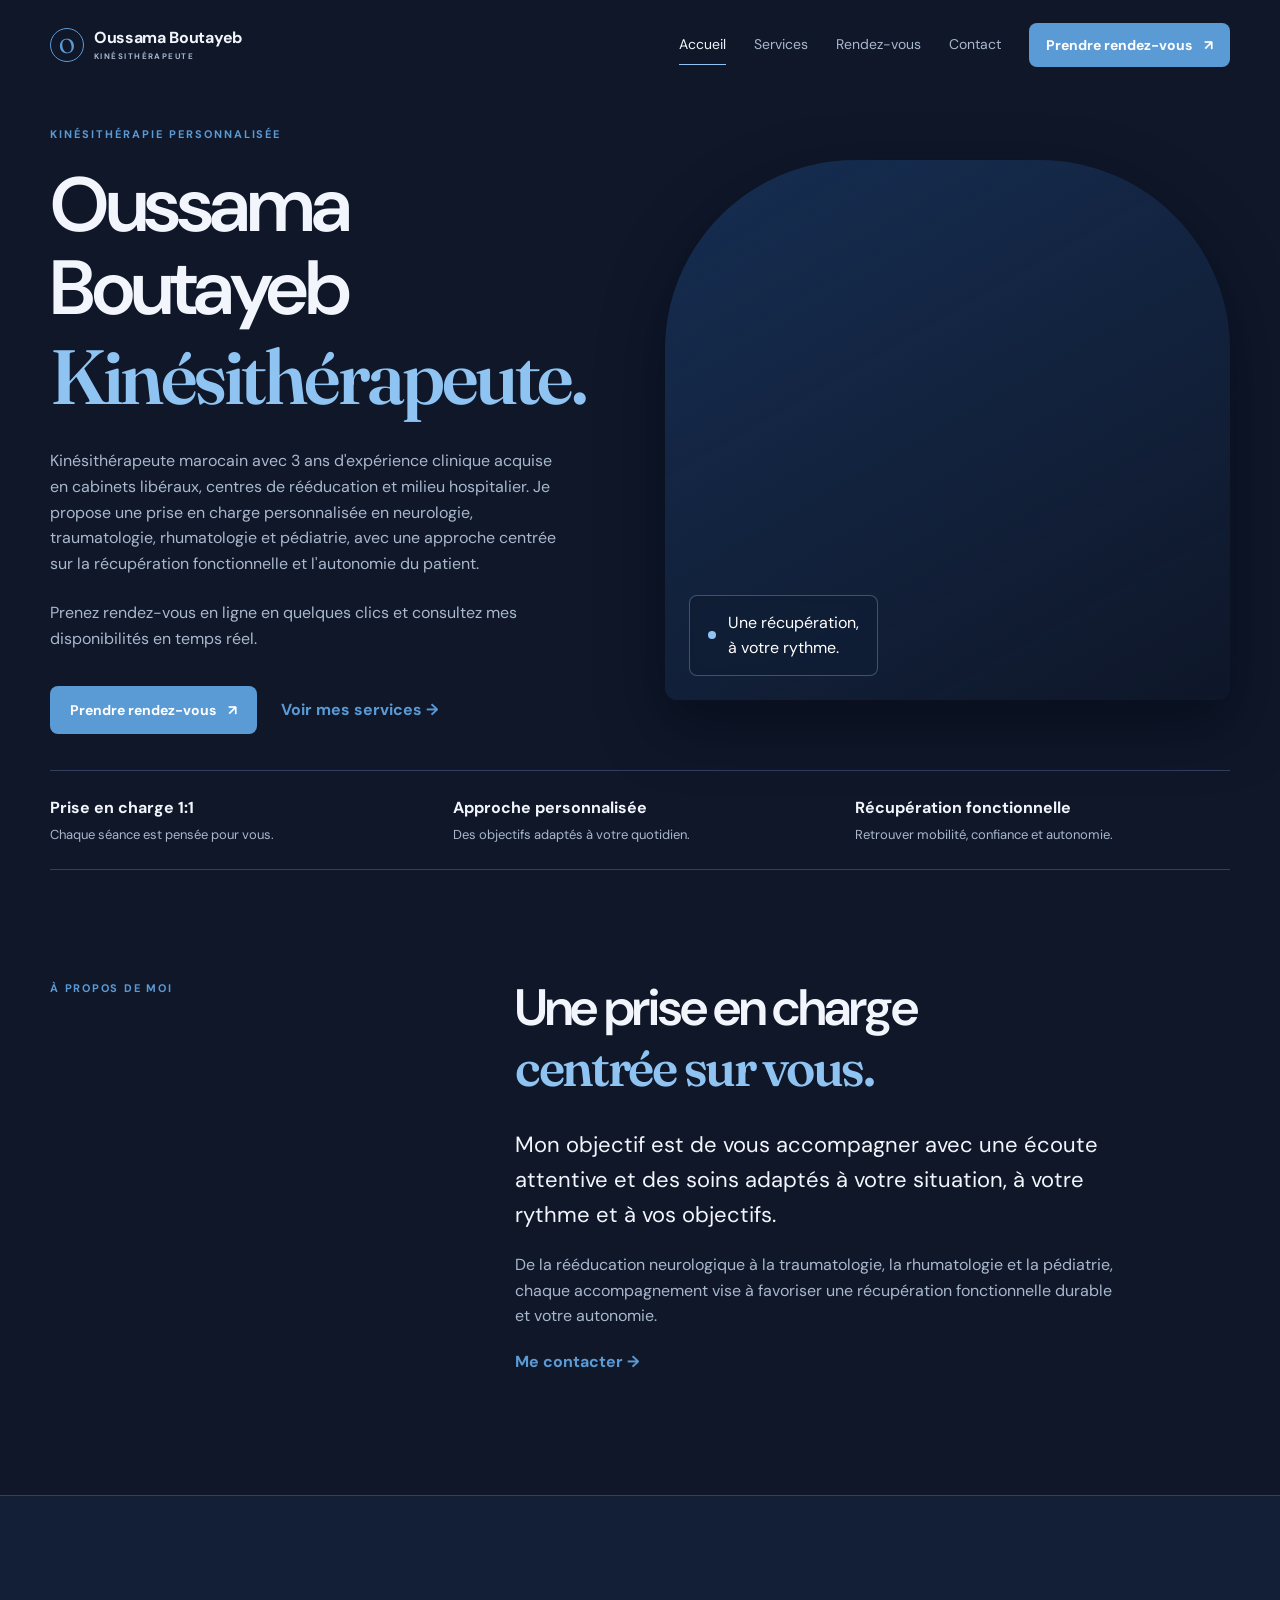
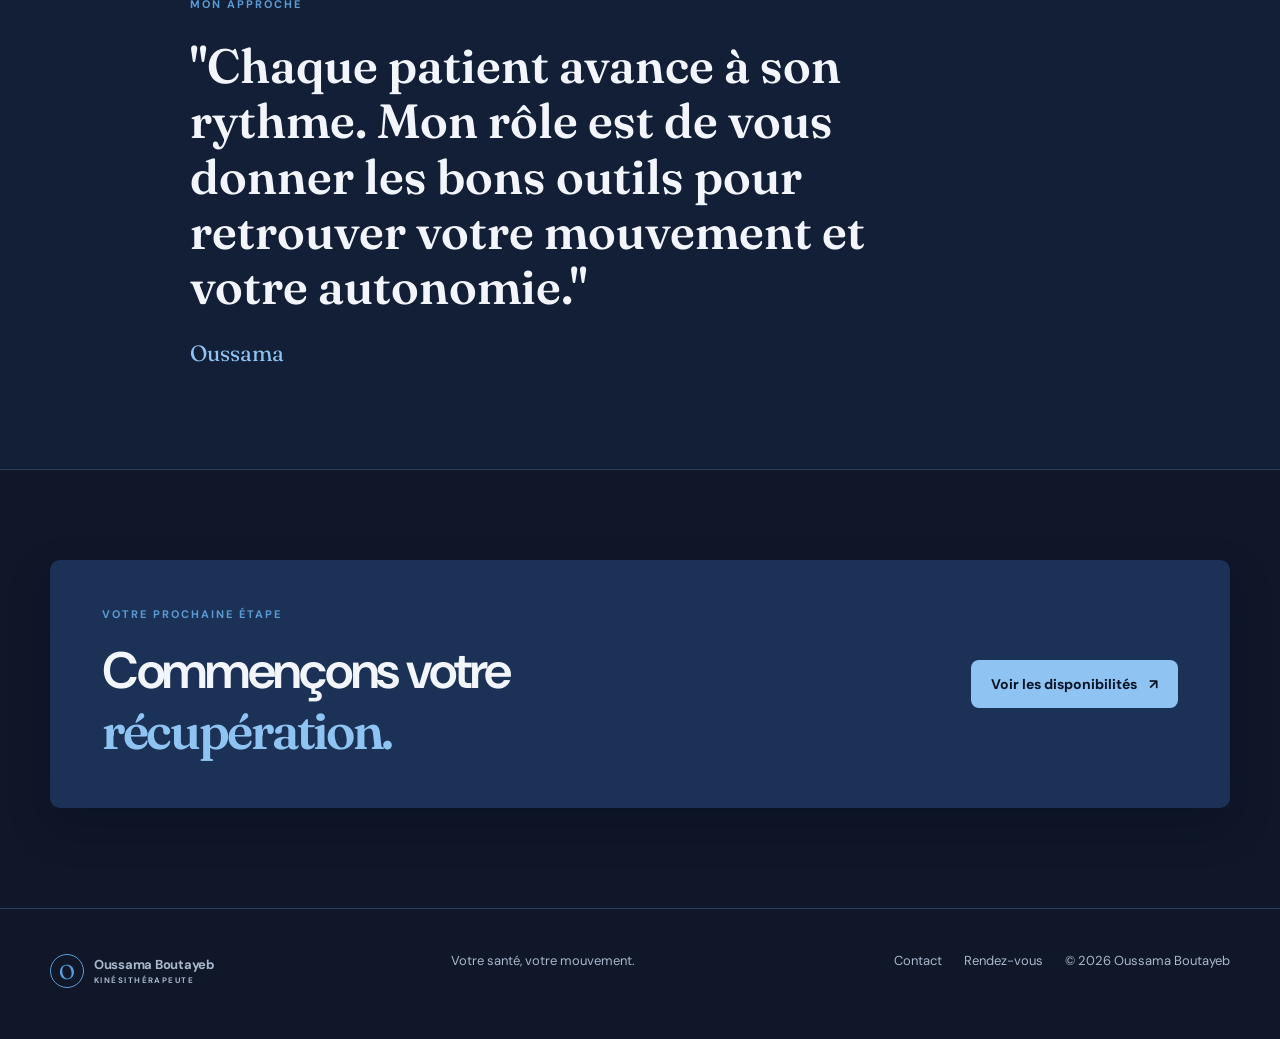
<file: index.html>
<!doctype html>
<html lang="en">
<head>
  <meta charset="utf-8">
  <meta name="viewport" content="width=device-width, initial-scale=1">
  <meta name="description" content="Oussama Boutayeb, kinésithérapeute à Rabat.">
  <title>Oussama Boutayeb - Kinésithérapeute</title>
  <link rel="preconnect" href="https://fonts.googleapis.com">
  <link rel="preconnect" href="https://fonts.gstatic.com" crossorigin>
  <link href="https://fonts.googleapis.com/css2?family=DM+Sans:wght@400;500;600;700&family=Fraunces:opsz,wght@9..144,600&display=swap" rel="stylesheet">
  <link rel="stylesheet" href="styles.css">
</head>
<body>
  <header class="site-header"><a class="brand" href="index.html"><span class="brand-mark">O</span><span>Oussama Boutayeb <small>KINÉSITHÉRAPEUTE</small></span></a><button class="menu-toggle" aria-label="Open navigation" aria-expanded="false">Menu</button><nav class="site-nav" aria-label="Main navigation"><a class="active" href="index.html">Accueil</a><a href="services.html">Services</a><a href="booking.html">Rendez-vous</a><a href="contact.html">Contact</a><a class="nav-cta" href="booking.html">Prendre rendez-vous <span aria-hidden="true">&#8599;</span></a></nav></header>
  <main>
    <section class="hero"><div class="hero-copy reveal"><p class="eyebrow">Kinésithérapie personnalisée</p><h1>Oussama Boutayeb<br><em>Kinésithérapeute.</em></h1><p class="hero-intro">Kinésithérapeute marocain avec 3 ans d'expérience clinique acquise en cabinets libéraux, centres de rééducation et milieu hospitalier. Je propose une prise en charge personnalisée en neurologie, traumatologie, rhumatologie et pédiatrie, avec une approche centrée sur la récupération fonctionnelle et l'autonomie du patient.</p><p class="hero-intro">Prenez rendez-vous en ligne en quelques clics et consultez mes disponibilités en temps réel.</p><div class="hero-actions"><a class="button button-primary" href="booking.html">Prendre rendez-vous <span aria-hidden="true">&#8599;</span></a><a class="text-link" href="services.html">Voir mes services <span aria-hidden="true">&#8594;</span></a></div></div><div class="hero-image reveal delay-one"><div class="image-note"><span class="note-dot"></span><span>Une récupération,<br>à votre rythme.</span></div></div></section>
    <section class="trust-strip"><div><strong>Prise en charge 1:1</strong><span>Chaque séance est pensée pour vous.</span></div><div><strong>Approche personnalisée</strong><span>Des objectifs adaptés à votre quotidien.</span></div><div><strong>Récupération fonctionnelle</strong><span>Retrouver mobilité, confiance et autonomie.</span></div></section>
    <section class="split-section container reveal"><div class="section-label">À propos de moi</div><div><h2>Une prise en charge<br><em>centrée sur vous.</em></h2><p class="large-copy">Mon objectif est de vous accompagner avec une écoute attentive et des soins adaptés à votre situation, à votre rythme et à vos objectifs.</p><p>De la rééducation neurologique à la traumatologie, la rhumatologie et la pédiatrie, chaque accompagnement vise à favoriser une récupération fonctionnelle durable et votre autonomie.</p><a class="text-link" href="contact.html">Me contacter <span aria-hidden="true">&#8594;</span></a></div></section>
    <section class="quote-section"><div class="container quote-content"><p class="eyebrow">Mon approche</p><blockquote>"Chaque patient avance à son rythme. Mon rôle est de vous donner les bons outils pour retrouver votre mouvement et votre autonomie."</blockquote><span class="signature">Oussama</span></div></section>
    <section class="cta-band container"><div><p class="eyebrow">Votre prochaine étape</p><h2>Commençons votre<br><em>récupération.</em></h2></div><a class="button button-dark" href="booking.html">Voir les disponibilités <span aria-hidden="true">&#8599;</span></a></section>
  </main>
  <footer class="site-footer"><div class="brand"><span class="brand-mark">O</span><span>Oussama Boutayeb <small>KINÉSITHÉRAPEUTE</small></span></div><p>Votre santé, votre mouvement.</p><div class="footer-links"><a href="contact.html">Contact</a><a href="booking.html">Rendez-vous</a><span>&copy; 2026 Oussama Boutayeb</span></div></footer>
  <script src="site.js"></script>
</body>
</html>
</file>
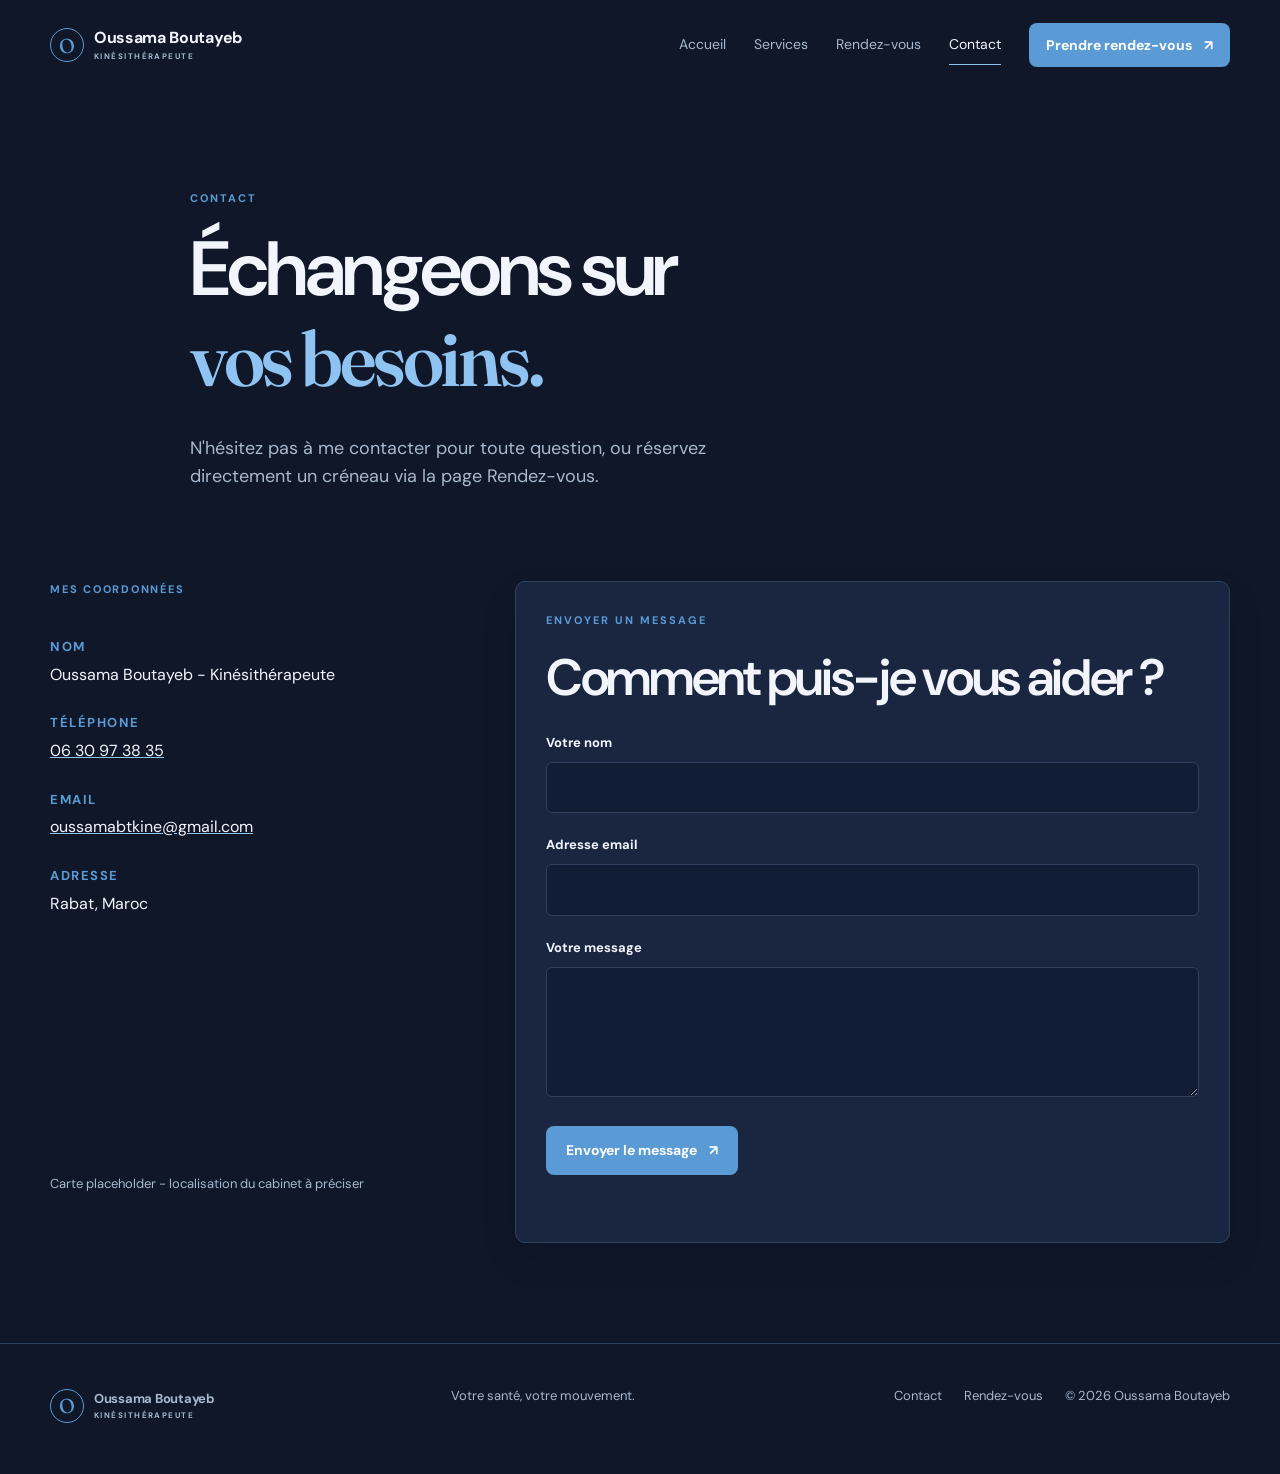
<file: contact.html>
<!doctype html>
<html lang="fr"><head><meta charset="utf-8"><meta name="viewport" content="width=device-width, initial-scale=1"><meta name="description" content="Contactez Oussama Boutayeb, kinésithérapeute à Rabat."><title>Contact | Oussama Boutayeb - Kinésithérapeute</title><link rel="preconnect" href="https://fonts.googleapis.com"><link rel="preconnect" href="https://fonts.gstatic.com" crossorigin><link href="https://fonts.googleapis.com/css2?family=DM+Sans:wght@400;500;600;700&family=Fraunces:opsz,wght@9..144,600&display=swap" rel="stylesheet"><link rel="stylesheet" href="styles.css"></head>
<body><header class="site-header"><a class="brand" href="index.html"><span class="brand-mark">O</span><span>Oussama Boutayeb <small>KINÉSITHÉRAPEUTE</small></span></a><button class="menu-toggle" aria-label="Open navigation" aria-expanded="false">Menu</button><nav class="site-nav" aria-label="Main navigation"><a href="index.html">Accueil</a><a href="services.html">Services</a><a href="booking.html">Rendez-vous</a><a class="active" href="contact.html">Contact</a><a class="nav-cta" href="booking.html">Prendre rendez-vous <span aria-hidden="true">&#8599;</span></a></nav></header><main><section class="page-hero"><p class="eyebrow">Contact</p><h1>Échangeons sur<br><em>vos besoins.</em></h1><p>N'hésitez pas à me contacter pour toute question, ou réservez directement un créneau via la page Rendez-vous.</p></section><section class="content-section container contact-layout"><div><div class="section-label">Mes coordonnées</div><div class="contact-details"><div class="contact-detail"><strong>Nom</strong><span>Oussama Boutayeb - Kinésithérapeute</span></div><div class="contact-detail"><strong>Téléphone</strong><a href="tel:+212630973835">06 30 97 38 35</a></div><div class="contact-detail"><strong>Email</strong><a href="mailto:oussamabtkine@gmail.com">oussamabtkine@gmail.com</a></div><div class="contact-detail"><strong>Adresse</strong><span>Rabat, Maroc</span></div></div><iframe class="map-frame" title="Carte placeholder pour le cabinet d'Oussama Boutayeb" src="https://www.google.com/maps?q=Rabat%20Morocco&output=embed" loading="lazy"></iframe><p class="map-label">Carte placeholder - localisation du cabinet à préciser</p></div><form class="booking-panel" id="contact-form"><p class="eyebrow">Envoyer un message</p><h2>Comment puis-je vous aider ?</h2><div class="form-field" style="margin-top:28px"><label class="form-label" for="contact-name">Votre nom</label><input id="contact-name" name="name" required></div><div class="form-field"><label class="form-label" for="contact-email">Adresse email</label><input id="contact-email" name="email" type="email" required></div><div class="form-field"><label class="form-label" for="contact-message">Votre message</label><textarea id="contact-message" name="message" required></textarea></div><button class="button button-primary" type="submit">Envoyer le message <span aria-hidden="true">&#8599;</span></button><p class="status" id="contact-status" role="status"></p></form></section></main><footer class="site-footer"><div class="brand"><span class="brand-mark">O</span><span>Oussama Boutayeb <small>KINÉSITHÉRAPEUTE</small></span></div><p>Votre santé, votre mouvement.</p><div class="footer-links"><a href="contact.html">Contact</a><a href="booking.html">Rendez-vous</a><span>&copy; 2026 Oussama Boutayeb</span></div></footer><script src="site.js"></script><script>document.getElementById('contact-form').addEventListener('submit',function(event){event.preventDefault();var status=document.getElementById('contact-status');status.className='status success';status.textContent='Merci, votre message est prêt à être envoyé. Je vous répondrai rapidement.';event.target.reset();});</script></body></html>
</file>
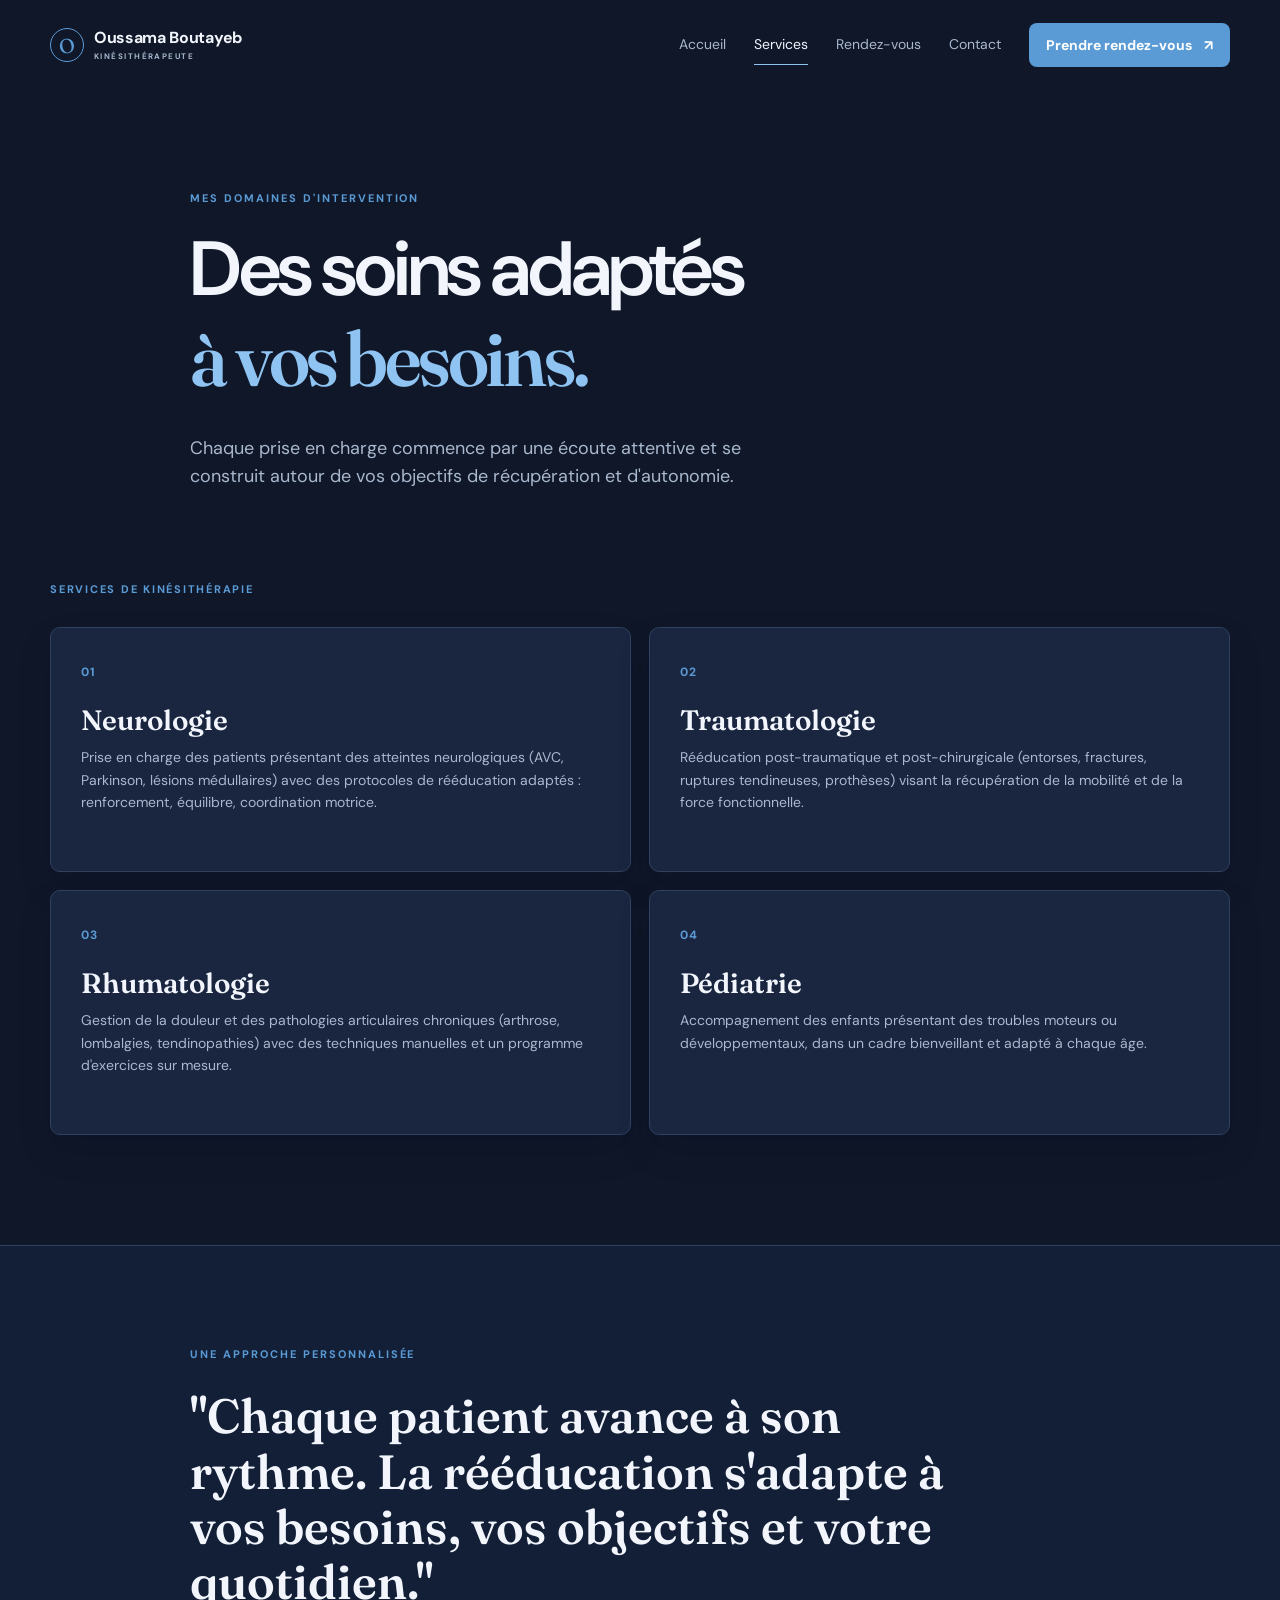
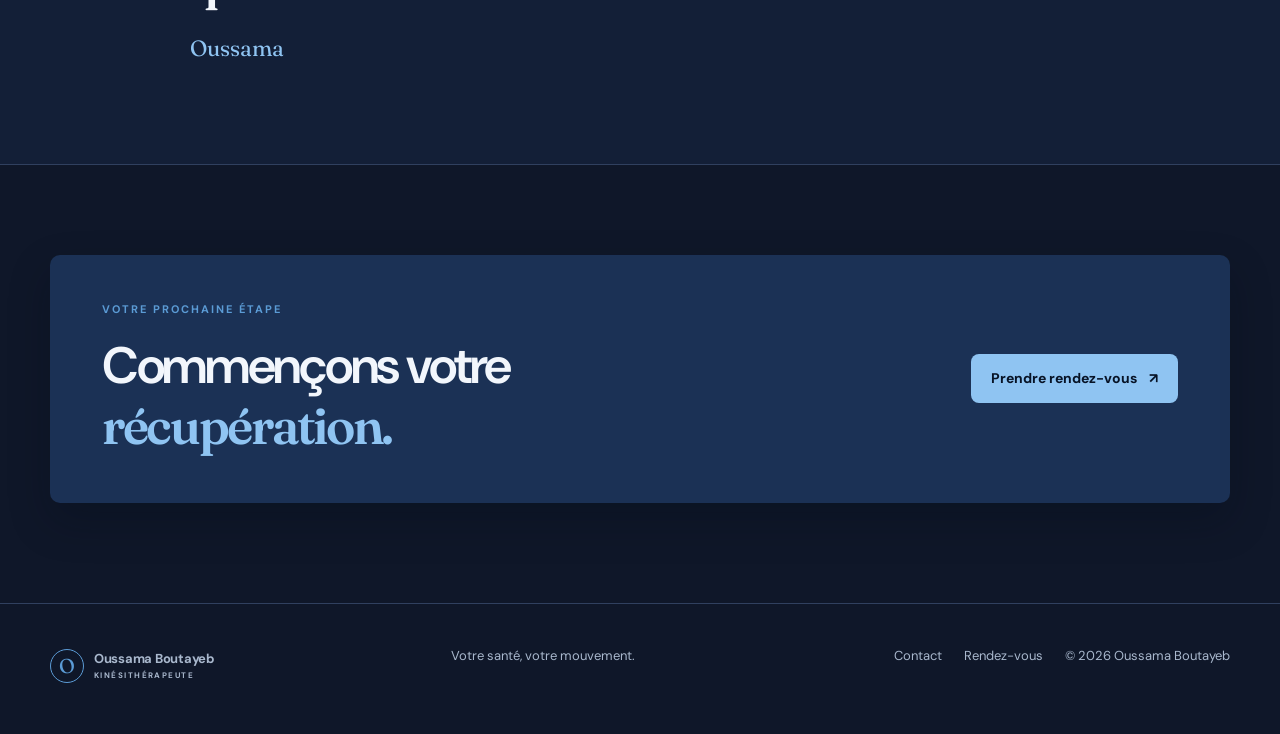
<file: services.html>
<!doctype html>
<html lang="fr">
<head><meta charset="utf-8"><meta name="viewport" content="width=device-width, initial-scale=1"><meta name="description" content="Services de kinésithérapie proposés par Oussama Boutayeb."><title>Services | Oussama Boutayeb - Kinésithérapeute</title><link rel="preconnect" href="https://fonts.googleapis.com"><link rel="preconnect" href="https://fonts.gstatic.com" crossorigin><link href="https://fonts.googleapis.com/css2?family=DM+Sans:wght@400;500;600;700&family=Fraunces:opsz,wght@9..144,600&display=swap" rel="stylesheet"><link rel="stylesheet" href="styles.css"></head>
<body><header class="site-header"><a class="brand" href="index.html"><span class="brand-mark">O</span><span>Oussama Boutayeb <small>KINÉSITHÉRAPEUTE</small></span></a><button class="menu-toggle" aria-label="Open navigation" aria-expanded="false">Menu</button><nav class="site-nav" aria-label="Main navigation"><a href="index.html">Accueil</a><a class="active" href="services.html">Services</a><a href="booking.html">Rendez-vous</a><a href="contact.html">Contact</a><a class="nav-cta" href="booking.html">Prendre rendez-vous <span aria-hidden="true">&#8599;</span></a></nav></header>
<main><section class="page-hero"><p class="eyebrow">Mes domaines d'intervention</p><h1>Des soins adaptés<br><em>à vos besoins.</em></h1><p>Chaque prise en charge commence par une écoute attentive et se construit autour de vos objectifs de récupération et d'autonomie.</p></section><section class="content-section container"><div class="section-label">Services de kinésithérapie</div><div class="service-grid"><article class="service-card reveal"><span class="service-number">01</span><h3>Neurologie</h3><p>Prise en charge des patients présentant des atteintes neurologiques (AVC, Parkinson, lésions médullaires) avec des protocoles de rééducation adaptés : renforcement, équilibre, coordination motrice.</p></article><article class="service-card reveal delay-one"><span class="service-number">02</span><h3>Traumatologie</h3><p>Rééducation post-traumatique et post-chirurgicale (entorses, fractures, ruptures tendineuses, prothèses) visant la récupération de la mobilité et de la force fonctionnelle.</p></article><article class="service-card reveal"><span class="service-number">03</span><h3>Rhumatologie</h3><p>Gestion de la douleur et des pathologies articulaires chroniques (arthrose, lombalgies, tendinopathies) avec des techniques manuelles et un programme d'exercices sur mesure.</p></article><article class="service-card reveal delay-one"><span class="service-number">04</span><h3>Pédiatrie</h3><p>Accompagnement des enfants présentant des troubles moteurs ou développementaux, dans un cadre bienveillant et adapté à chaque âge.</p></article></div></section><section class="quote-section"><div class="container quote-content"><p class="eyebrow">Une approche personnalisée</p><blockquote>"Chaque patient avance à son rythme. La rééducation s'adapte à vos besoins, vos objectifs et votre quotidien."</blockquote><span class="signature">Oussama</span></div></section><section class="cta-band container"><div><p class="eyebrow">Votre prochaine étape</p><h2>Commençons votre<br><em>récupération.</em></h2></div><a class="button button-dark" href="booking.html">Prendre rendez-vous <span aria-hidden="true">&#8599;</span></a></section></main>
<footer class="site-footer"><div class="brand"><span class="brand-mark">O</span><span>Oussama Boutayeb <small>KINÉSITHÉRAPEUTE</small></span></div><p>Votre santé, votre mouvement.</p><div class="footer-links"><a href="contact.html">Contact</a><a href="booking.html">Rendez-vous</a><span>&copy; 2026 Oussama Boutayeb</span></div></footer><script src="site.js"></script></body></html>
</file>
<file: styles.css>
:root {
  --ink: #f2f6fc;
  --muted: #a9b8cd;
  --teal: #5b9bd5;
  --mint: #243654;
  --pale: #1a2540;
  --cream: #0f1729;
  --line: #30405f;
  --coral: #8fc4f2;
  --serif: 'Fraunces', Georgia, serif;
  --sans: 'DM Sans', sans-serif;
}

* { box-sizing: border-box; }
html { scroll-behavior: smooth; }
body { margin: 0; color: var(--ink); background: var(--cream); font: 16px/1.6 var(--sans); }
a { color: inherit; text-decoration: none; }
button, input, textarea { font: inherit; }
.site-header { width: min(1180px, calc(100% - 64px)); min-height: 90px; margin: auto; display: flex; align-items: center; justify-content: space-between; gap: 32px; }
.brand { display: inline-flex; align-items: center; gap: 10px; font-weight: 700; letter-spacing: -.02em; line-height: 1.05; }
.brand small { display: block; color: var(--muted); font-size: 8px; letter-spacing: .18em; margin-top: 5px; }
.brand-mark { display: grid; place-items: center; width: 34px; height: 34px; border: 1.5px solid var(--teal); border-radius: 50%; color: var(--teal); font: 20px var(--serif); }
.site-nav { display: flex; align-items: center; gap: 28px; color: var(--muted); font-size: 14px; }
.site-nav a:not(.nav-cta) { padding: 8px 0; border-bottom: 1px solid transparent; }
.site-nav a:not(.nav-cta):hover, .site-nav a.active { color: var(--ink); border-color: var(--coral); }
.nav-cta, .button { display: inline-flex; align-items: center; justify-content: center; gap: 12px; border: 0; border-radius: 8px; padding: 13px 20px; font-weight: 700; font-size: 14px; transition: transform .2s, background .2s; }
.nav-cta, .button-primary { color: #fff; background: var(--teal); }
.nav-cta { padding: 11px 17px; }
.nav-cta:hover, .button:hover { color: #071326; background: #8fc4f2; transform: translateY(-2px); }
.menu-toggle { display: none; border: 0; background: none; color: var(--ink); }
.hero { width: min(1180px, calc(100% - 64px)); margin: 36px auto 0; display: grid; grid-template-columns: .9fr 1.1fr; min-height: 590px; align-items: center; gap: 80px; }
.eyebrow { margin: 0 0 20px; color: var(--teal); text-transform: uppercase; letter-spacing: .18em; font-size: 11px; font-weight: 700; }
h1, h2 { margin: 0; line-height: 1.08; letter-spacing: -.045em; font-weight: 600; }
h1 { font-size: clamp(48px, 6vw, 80px); }
h2 { font-size: clamp(36px, 4vw, 58px); }
em { color: var(--coral); font: 600 1em var(--serif); }
p { margin: 0 0 20px; }
.hero-intro { max-width: 520px; margin-top: 24px; color: var(--muted); }
.hero-actions { display: flex; align-items: center; gap: 24px; margin-top: 34px; }
.text-link { color: var(--teal); font-weight: 700; }
.text-link:hover, .contact-detail a:hover { color: var(--coral); }
.hero-image { position: relative; min-height: 540px; border-radius: 190px 190px 12px 12px; background: linear-gradient(150deg, #18345dcc, #0f172966), url('https://images.unsplash.com/photo-1559757175-0eb30cd8c063?auto=format&fit=crop&w=1100&q=85') center/cover; box-shadow: 0 24px 60px #050b18aa; }
.image-note { position: absolute; bottom: 24px; left: 24px; display: flex; align-items: center; gap: 12px; padding: 14px 18px; border: 1px solid #8fc4f255; border-radius: 8px; color: #fff; background: #101d35dd; backdrop-filter: blur(8px); }
.note-dot { width: 8px; height: 8px; border-radius: 50%; background: var(--coral); }
.trust-strip { width: min(1180px, calc(100% - 64px)); margin: 36px auto 110px; padding: 24px 0; display: grid; grid-template-columns: repeat(3, 1fr); gap: 28px; border-top: 1px solid var(--line); border-bottom: 1px solid var(--line); }
.trust-strip strong, .trust-strip span { display: block; }
.trust-strip strong { color: var(--ink); }
.trust-strip span { margin-top: 4px; color: var(--muted); font-size: 13px; }
.container { width: min(1180px, calc(100% - 64px)); margin-inline: auto; }
.split-section, .booking-layout, .contact-layout { display: grid; grid-template-columns: .7fr 1.3fr; gap: 80px; }
.split-section { padding-bottom: 120px; }
.section-label { color: var(--teal); text-transform: uppercase; letter-spacing: .16em; font-size: 11px; font-weight: 700; }
.large-copy { max-width: 600px; margin-top: 28px; color: var(--ink); font-size: 22px; }
.split-section p:not(.large-copy) { max-width: 600px; color: var(--muted); }
.page-hero { width: min(900px, calc(100% - 64px)); margin: 100px auto 90px; }
.page-hero p:last-child { max-width: 560px; margin-top: 28px; color: var(--muted); font-size: 18px; }
.content-section { padding-bottom: 110px; }
.service-grid { display: grid; grid-template-columns: repeat(2, 1fr); gap: 18px; margin-top: 28px; }
.service-card, .booking-panel { padding: 30px; border: 1px solid var(--line); border-radius: 10px; background: var(--pale); box-shadow: 0 16px 35px #050b181f; }
.service-card { min-height: 245px; }
.service-number { color: var(--teal); font-size: 12px; font-weight: 700; letter-spacing: .12em; }
.service-card h3 { margin: 22px 0 10px; font: 600 28px/1.1 var(--serif); }
.service-card p { color: var(--muted); font-size: 14px; }
.quote-section { padding: 100px 0; border-block: 1px solid var(--line); background: #131f37; }
.quote-content { max-width: 900px; }
blockquote { max-width: 800px; margin: 25px 0; color: var(--ink); font: 600 clamp(28px, 4vw, 48px)/1.15 var(--serif); }
.signature { color: var(--coral); font: 22px var(--serif); }
.cta-band { margin-top: 90px; margin-bottom: 100px; padding: 46px 52px; display: flex; align-items: center; justify-content: space-between; gap: 28px; border-radius: 10px; background: #1b3155; box-shadow: 0 18px 40px #050b1844; }
.button-dark { color: #071326; background: var(--coral); }
.site-footer { padding: 42px max(32px, calc((100% - 1180px) / 2)) 48px; display: grid; grid-template-columns: 1fr 1fr 1fr; gap: 24px; border-top: 1px solid var(--line); color: var(--muted); font-size: 13px; }
.footer-links { display: flex; justify-content: flex-end; gap: 22px; }
.form-field { margin-bottom: 22px; }
.form-label { display: block; margin-bottom: 8px; color: var(--ink); font-size: 13px; font-weight: 700; }
input, textarea { width: 100%; padding: 12px 14px; border: 1px solid var(--line); border-radius: 6px; color: var(--ink); background: #111d34; outline: none; }
input:focus, textarea:focus { border-color: var(--teal); box-shadow: 0 0 0 3px #5b9bd533; }
textarea { min-height: 130px; resize: vertical; }
.availability-note, .booking-aside p, .map-label { color: var(--muted); font-size: 13px; }
.slot-grid { display: grid; grid-template-columns: repeat(3, 1fr); gap: 8px; margin: 12px 0 24px; }
.slot { padding: 10px 6px; border: 1px solid var(--line); border-radius: 6px; color: var(--ink); background: #111d34; cursor: pointer; }
.slot:hover, .slot.selected { border-color: var(--teal); color: #071326; background: var(--teal); }
.slot.booked { color: #71829b; background: #101827; cursor: not-allowed; text-decoration: line-through; }
.status { min-height: 25px; margin: 12px 0 0; font-size: 13px; }
.status.success { color: #79d4ad; }
.status.error { color: #ff9a9a; }
.booking-aside { padding-top: 18px; }
.hours { margin-top: 30px; padding-top: 20px; border-top: 1px solid var(--line); }
.hours div { display: flex; justify-content: space-between; padding: 5px 0; font-size: 14px; }
.hours span { color: var(--muted); }
.contact-layout { padding-bottom: 100px; }
.contact-details { display: grid; gap: 26px; margin-top: 38px; }
.contact-detail strong { display: block; color: var(--teal); text-transform: uppercase; letter-spacing: .12em; font-size: 13px; }
.contact-detail span, .contact-detail a { display: block; margin-top: 4px; }
.contact-detail a { text-decoration: underline; text-decoration-color: var(--coral); }
.map-frame { width: 100%; min-height: 220px; margin-top: 30px; border: 0; filter: saturate(.7) brightness(.75); }
.reveal { animation: rise .7s both; }
.delay-one { animation-delay: .15s; }
@keyframes rise { from { opacity: 0; transform: translateY(16px); } to { opacity: 1; transform: none; } }
@media (max-width: 760px) {
  .site-header, .hero, .trust-strip, .container { width: min(100% - 40px, 560px); }
  .site-header { min-height: 76px; }
  .menu-toggle { display: block; }
  .site-nav { position: absolute; z-index: 5; top: 70px; left: 20px; right: 20px; display: none; flex-direction: column; align-items: stretch; gap: 8px; padding: 18px; border: 1px solid var(--line); border-radius: 8px; background: var(--pale); box-shadow: 0 12px 30px #050b1866; }
  .site-nav.open { display: flex; }
  .site-nav a { padding: 8px 0 !important; }
  .nav-cta { text-align: center; margin-top: 8px; }
  .hero { grid-template-columns: 1fr; gap: 44px; min-height: auto; margin-top: 34px; }
  .hero-image { min-height: 390px; border-radius: 150px 150px 12px 12px; }
  .image-note { left: 15px; }
  .trust-strip { grid-template-columns: 1fr; gap: 16px; margin-bottom: 76px; }
  .split-section, .booking-layout, .contact-layout { grid-template-columns: 1fr; gap: 25px; }
  .split-section { padding-bottom: 78px; }
  .quote-section { padding: 72px 0; }
  .page-hero { width: min(100% - 40px, 560px); margin: 64px auto 60px; }
  .service-grid { grid-template-columns: 1fr; }
  .cta-band { align-items: flex-start; flex-direction: column; margin-top: 60px; margin-bottom: 70px; padding: 32px 26px; }
  .site-footer { padding: 36px 20px; grid-template-columns: 1fr; }
  .footer-links { justify-content: flex-start; flex-wrap: wrap; }
}
</file>
